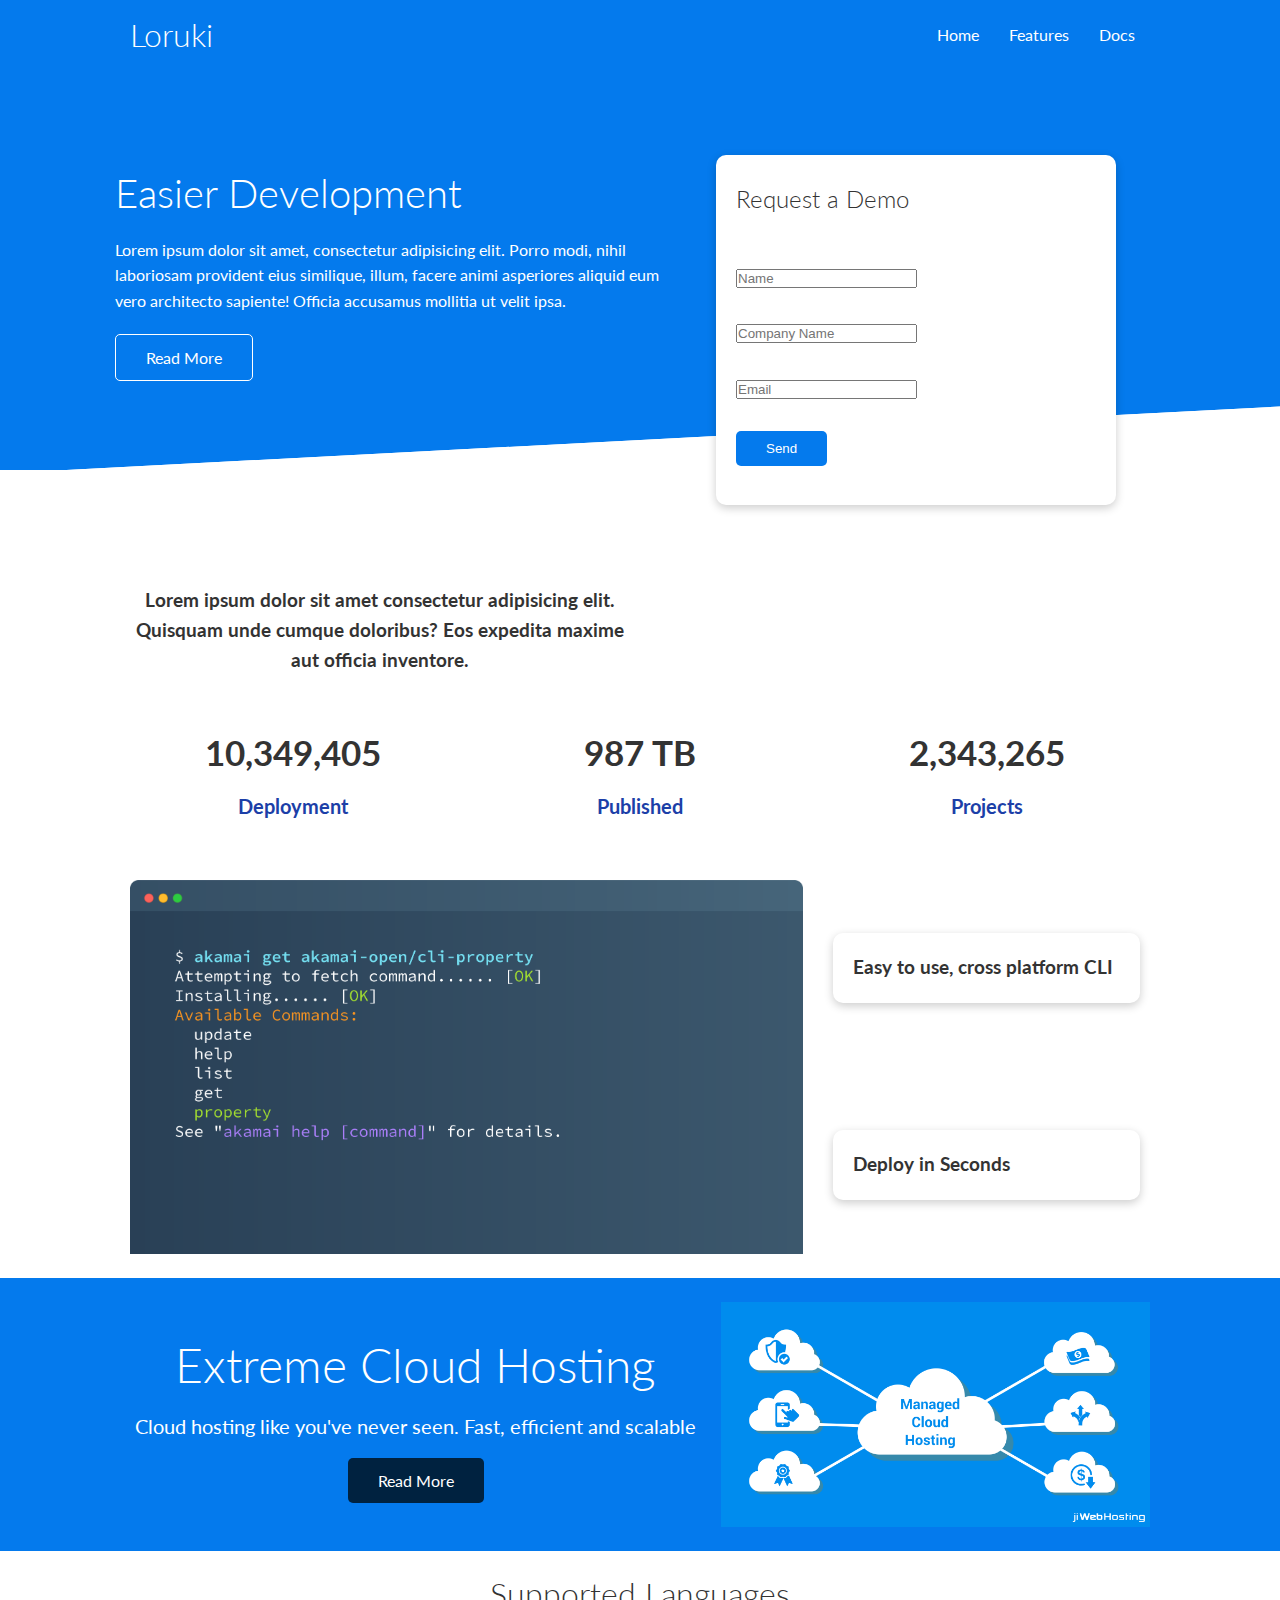
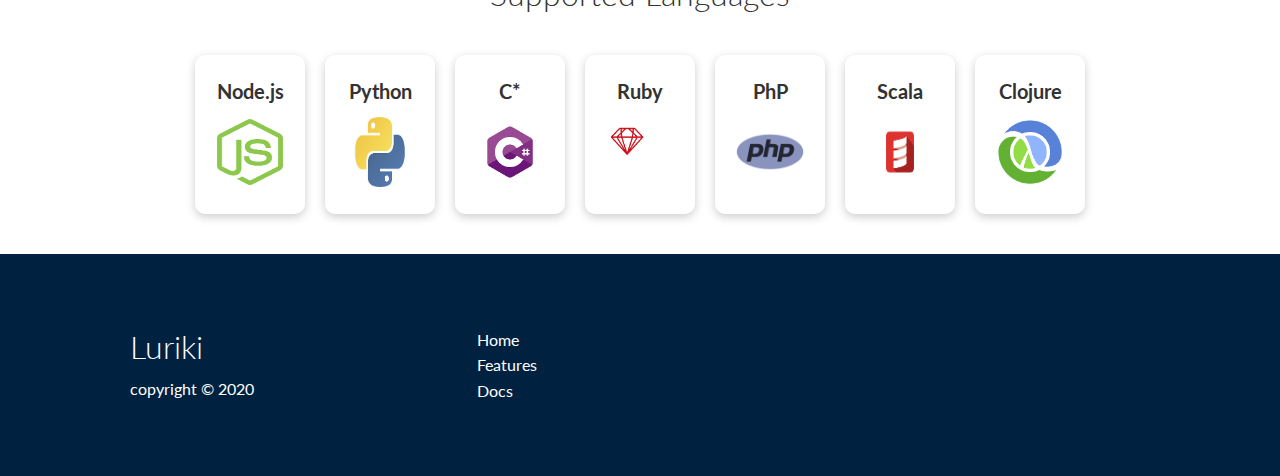
<file: index.html>
<!DOCTYPE html>
<html lang="en">
<head>
    <meta charset="UTF-8">
    <meta name="viewport" content="width=device-width, initial-scale=1.0">
    <link rel="stylesheet" href="https://cdnjs.cloudflare.com/ajax/libs/font-awesome/5.15.1/css/all.min.css" integrity="sha512-+4zCK9k+qNFUR5X+cKL9EIR+ZOhtIloNl9GIKS57V1MyNsYpYcUrUeQc9vNfzsWfV28IaLL3i96P9sdNyeRssA==" crossorigin="anonymous" />
    <link rel="stylesheet" href="css/stylesheet.css"/>
    <link rel="stylesheet" href="css/utility.css"/>
    <title>Loruki | style Hosting for Everyone</title>
</head>
<body>
    <!-- Navbar-->   
    <div class="navbar">
        <div class="container flex">
            <h1 class="logo">Loruki</h1>
            <nav>
                <ul>
                    <Li><a href="index.html">Home</a></Li>
                    <Li><a href="features.html">Features</a></Li>
                    <Li><a href="docs.html">Docs</a></Li>
                </ul>
            </nav>
        </div>
    </div>
    <!-- Showcaes -->
    <section class="showcase">
        <div class="container grid">
            <div class="showcase-text">
                <h1>Easier Development</h1>
                <p>Lorem ipsum dolor sit amet, consectetur adipisicing elit. Porro modi, nihil laboriosam provident eius similique, illum, facere animi asperiores aliquid eum vero architecto sapiente! Officia accusamus mollitia ut velit ipsa.</p>
                <a href="features.html" class="btn btn-outline">Read More</a>
            </div>

            <div class="showcase-form card">
                <h2>Request a Demo</h2>
                <form name="contact" method="POST"   netlify-honeypot="bot-field" data-netlify="true">
                    <input type="hidden" name="form-name" value="contact">
                    <p class="hidden">
                        <label>Don’t fill this out if you're human: <input name="bot-field" /></label>
                      </p>
                    <div class="form-control">
                        <input type="text" name="name" placeholder="Name" required>
                    </div>
                </form>
                <form action="">
                    <div class="form-control">
                        <input type="text" name="company" placeholder="Company Name" required>
                    </div>
                </form>
                <form action="">
                    <div class="form-control">
                        <input type="email" name="email" placeholder="Email" required>
                    </div>
                    <input type="submit" value="Send" class="btn btn-primary">
                </form>
            </div>
        </div>
    </section>

    <!--Stats-->
    <section class="stats">
        <div class="container">
          <h3 class="stats-heading text-center my-1">
            Lorem ipsum dolor sit amet consectetur adipisicing elit. Quisquam unde cumque doloribus? Eos expedita maxime aut officia inventore.
          </h3>
          <div class="grid grid-3 text-center my-4">
              <div>
                  <i class="fas fa-server fa-3x"></i>
                  <h3>10,349,405</h3>
                  <p class="text-secondary">Deployment</p>
              </div>
             
              <div> 
                  <i class="fas fa-upload fa-3x"></i>
                  <h3>987 TB</h3>
                  <p class="text-secondary">Published</p>
              </div>

              <div>
                  <i class="fas fa-project-diagram fa-3x"></i>
                  <h3>2,343,265</h3>
                  <p class="text-secondary">Projects</p>
              </div>
          </div>

        </div>
    </section>

    <!-- Cli-->
    <section class="cli">
        <div class="container grid">
            <img src="img/cli.png" alt="">
            <div class="card">
                <h3>Easy to use, cross platform CLI</h3>
            </div>
            <div class="card">
                <h3>Deploy in Seconds</h3>
            </div>
        </div>
    </section>

    <!--Cloud -->
    <section class="cloud bg-primary my-2 py-2">
        <div class="container grid">
            <div class="text-center">
                <h2 class="lg">Extreme Cloud Hosting</h2>
                <p class="lead my-1">Cloud hosting like you've never seen. Fast, efficient and scalable</p>
                <a href="features.html" class=" btn btn-dark">Read More</a>
            </div>
            <img src="img/cloud.png" alt="">
        </div>
    </section>

    <!--Languages -->
    <section class="languages">
        <h2 class="md text-center my-2">Supported Languages</h2>
        <div class="container flex">
            <div class="card">
                <h4>Node.js</h4>
                <img src="img/node.png" alt="">
            </div>

            <div class="card">
                <h4>Python</h4>
                <img src="img/python.jpg" alt="">
            </div>

            
            <div class="card">
                <h4>C*</h4>
                <img src="img/c.png" alt="">
            </div>
            
            <div class="card">
                <h4>Ruby</h4>
                <img src="img/ruby.png" alt="">
            </div>

            
            <div class="card">
                <h4>PhP</h4>
                <img src="img/php'png.png" alt="">
            </div>

            
            <div class="card">
                <h4>Scala</h4>
                <img src="img/Scala.png" alt="">
            </div>

            
            <div class="card">
                <h4>Clojure</h4>
                <img src="img/clojure.png" alt="">
            </div>
            
        </div>

    </section>

    <!-- Footer -->
    <footer class="footer bg-dark py-5">
        <div class="container grid grid-3">
            <div>
                <h1>Luriki</h1>
                <p>copyright &copy; 2020</p>
            </div>
            <nav>
                <ul>
                    <li><a href="index.html">Home</a></li>
                    <li><a href="features.html">Features</a></li>
                    <li><a href="docs.html">Docs</a></li>
                </ul>
            </nav>

            <div class="social">
                <a href="#"><i class="fab fa-github fa-2x"></i></a>
                <a href="#"><i class="fab fa-facebook fa-2x"></i></a>
                <a href="#"><i class="fab fa-instagram fa-2x"></i></a>
                <a href="#"><i class="fab fa-twitter fa-2x"></i></a>

            </div>
        </div>

       
    </footer>


</body>
</html>
</file>
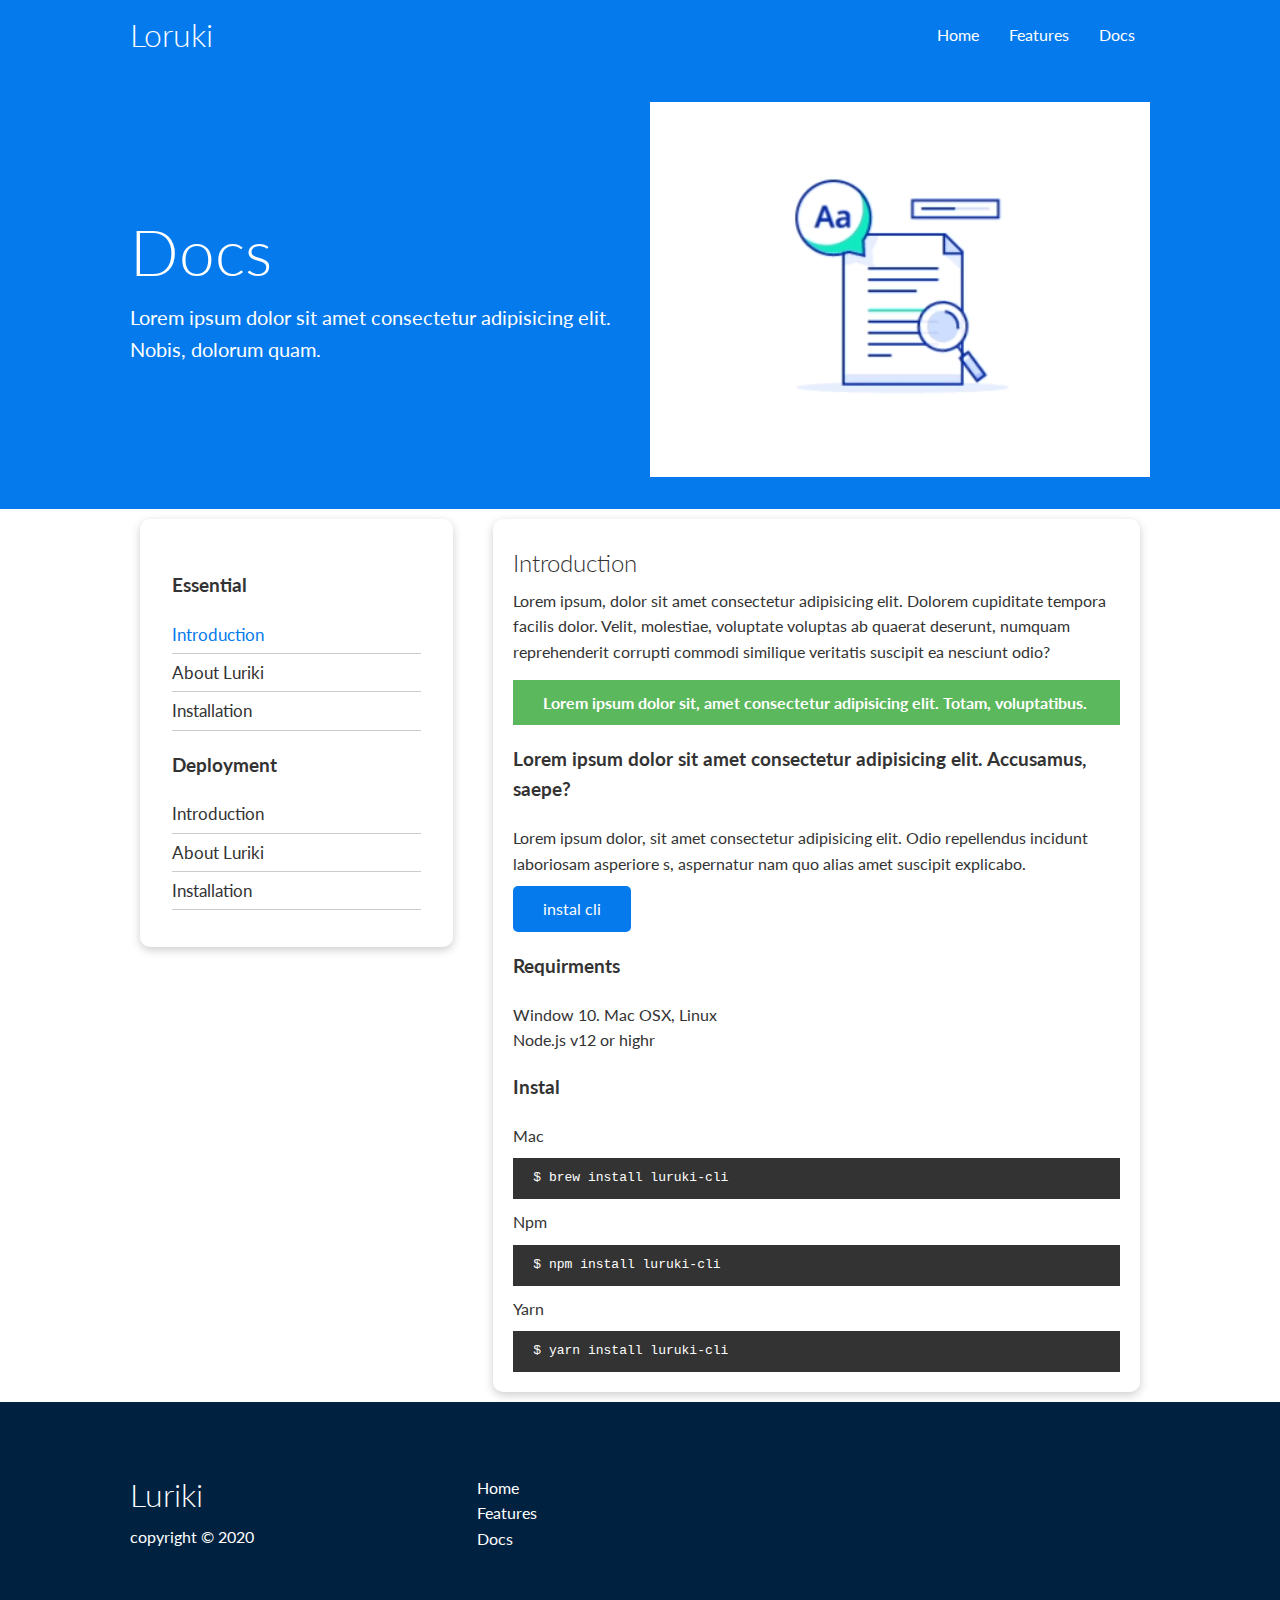
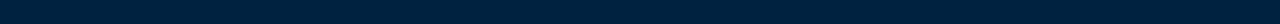
<file: docs.html>
<!DOCTYPE html>
<html lang="en">
<head>
    <meta charset="UTF-8">
    <meta name="viewport" content="width=device-width, initial-scale=1.0">
    <link rel="stylesheet" href="https://cdnjs.cloudflare.com/ajax/libs/font-awesome/5.15.1/css/all.min.css" integrity="sha512-+4zCK9k+qNFUR5X+cKL9EIR+ZOhtIloNl9GIKS57V1MyNsYpYcUrUeQc9vNfzsWfV28IaLL3i96P9sdNyeRssA==" crossorigin="anonymous" />
    <link rel="stylesheet" href="css/stylesheet.css"/>
    <link rel="stylesheet" href="css/utility.css"/>
    <title>Loruki | style Hosting for Everyone</title>
</head>
<body>
    <!-- Navbar-->   
    <div class="navbar">
        <div class="container flex">
            <h1 class="logo">Loruki</h1>
            <nav>
                <ul>
                    <Li><a href="index.html">Home</a></Li>
                    <Li><a href="features.html">Features</a></Li>
                    <Li><a href="docs.html">Docs</a></Li>
                </ul>
            </nav>
        </div>
    </div>


    
    <!-- Head -->
    <section class="docs-head bg-primary py-3">
        <div class="container grid">
            <div>
                <h1 class="xl">Docs</h1>
                <p class="lead">Lorem ipsum dolor sit amet consectetur adipisicing elit. Nobis, dolorum quam.</p>
            </div>
            <img src="img/doc.png" alt="">
        </div>
    </section>
 

<!-- Docs main -->
    <section class="docs-main my-">
        <div class="container grid">
            <div class="card by-light p-3">
                <h3 class="my-2">Essential</h3>
                <nav>
                    <ul>
                        <li><a class="text-primary" href="#">Introduction</a></li>
                        <li><a href="#">About Luriki</a></li>
                        <li><a href="#">Installation</a></li>
                    </ul>
                </nav>
            
                <h3 class="my-2">Deployment</h3>
                <nav>
                    <ul>
                        <li><a href="#">Introduction</a></li>
                        <li><a href="#">About Luriki</a></li>
                        <li><a href="#">Installation</a></li>
                    </ul>
                </nav>
             </div>
             <div class="card">
                 <h2>Introduction</h2>
                 <p>Lorem ipsum, dolor sit amet consectetur adipisicing elit. Dolorem cupiditate tempora facilis dolor. Velit, molestiae, voluptate voluptas ab quaerat deserunt, numquam reprehenderit corrupti commodi similique veritatis suscipit ea nesciunt odio?</p>
                 <div class="alert alert-success">
                    <i class="fas fa-info">
                    </i>Lorem ipsum dolor sit, amet consectetur adipisicing elit. Totam, voluptatibus.
                 </div>

                 <h3>Lorem ipsum dolor sit amet consectetur adipisicing elit. Accusamus, saepe?</h3>
                 <p>Lorem ipsum dolor, sit amet consectetur adipisicing elit. Odio repellendus incidunt laboriosam asperiore
                     s, aspernatur nam quo alias amet suscipit explicabo.</p>
                     <a href="#" class="btn btn-primary">instal cli</a>
                     <h3>Requirments</h3>
                     <ul>
                         <li>Window 10. Mac OSX, Linux</li>
                         <li>Node.js v12 or highr</li>
                     </ul>
                     <h3>Instal</h3>
                     <p>Mac </p>
                     <pre><code>$ brew install luruki-cli</code></pre>
                     <p>Npm</p>
                     <pre><code>$ npm install luruki-cli</code></pre> 
                      <p>Yarn</p>
                     <pre><code>$ yarn install luruki-cli</code></pre>
             </div>   
        </div>
    </section>

    <!-- Footer -->
    <footer class="footer bg-dark py-5">
        <div class="container grid grid-3">
            <div>
                <h1>Luriki</h1>
                <p>copyright &copy; 2020</p>
            </div>
            <nav>
                <ul>
                    <li><a href="index.html">Home</a></li>
                    <li><a href="features.html">Features</a></li>
                    <li><a href="docs.html">Docs</a></li>
                </ul>
            </nav>

            <div class="social">
                <a href="#"><i class="fab fa-github fa-2x"></i></a>
                <a href="#"><i class="fab fa-facebook fa-2x"></i></a>
                <a href="#"><i class="fab fa-instagram fa-2x"></i></a>
                <a href="#"><i class="fab fa-twitter fa-2x"></i></a>

            </div>
        </div>

       
    </footer>


</body>
</html>
</file>
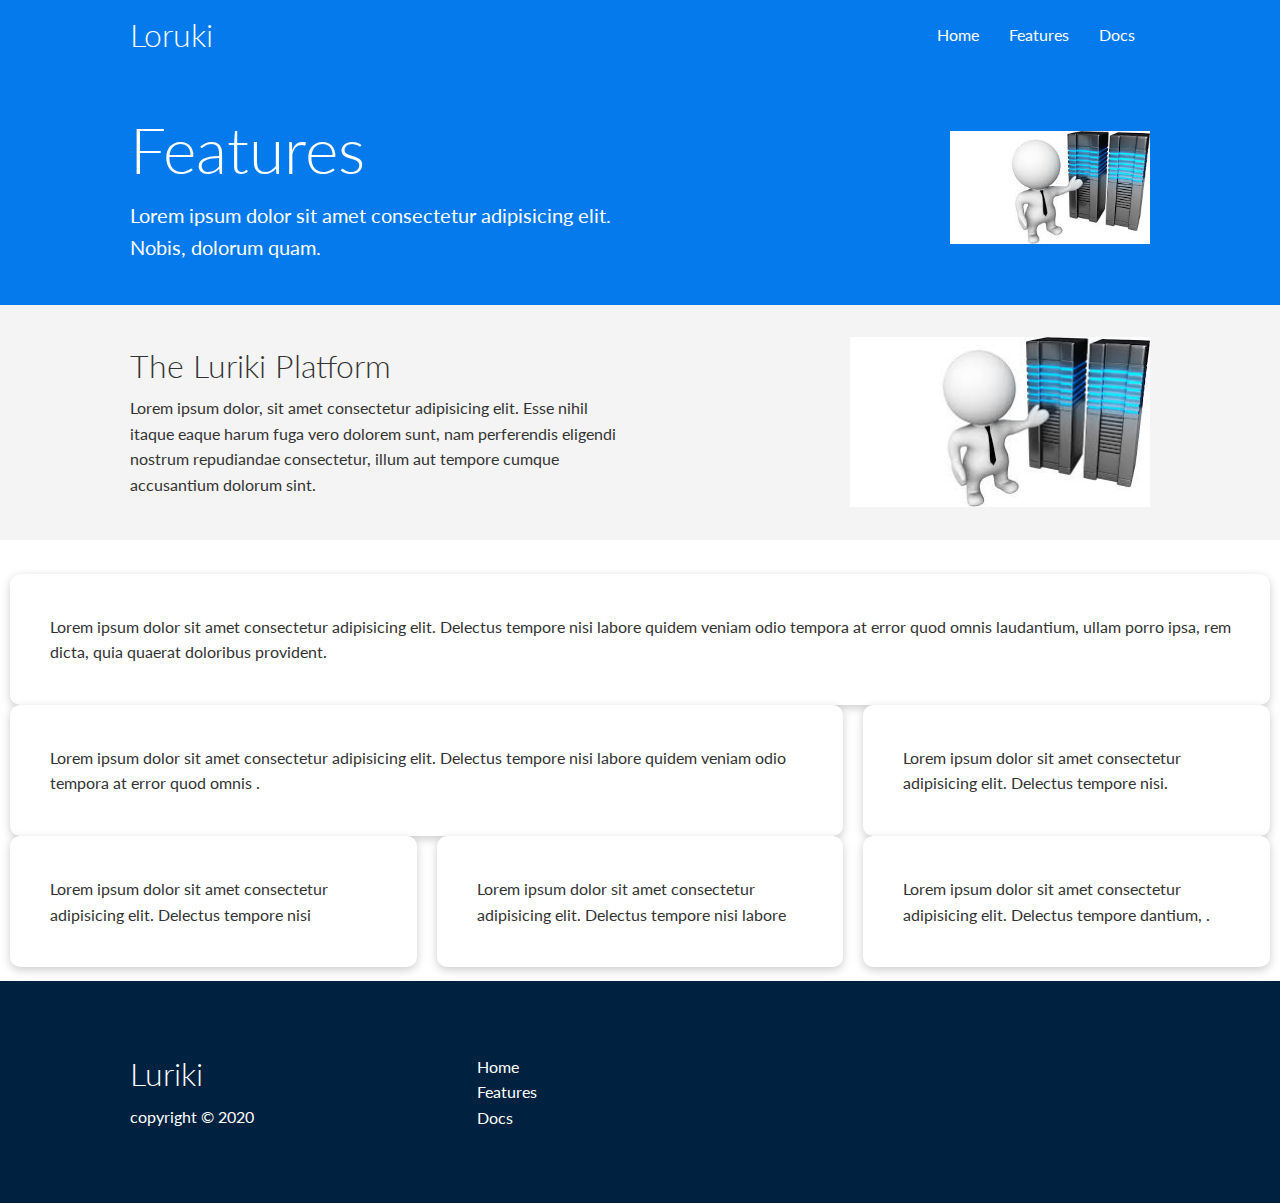
<file: features.html>
<!DOCTYPE html>
<html lang="en">
<head>
    <meta charset="UTF-8">
    <meta name="viewport" content="width=device-width, initial-scale=1.0">
    <link rel="stylesheet" href="https://cdnjs.cloudflare.com/ajax/libs/font-awesome/5.15.1/css/all.min.css" integrity="sha512-+4zCK9k+qNFUR5X+cKL9EIR+ZOhtIloNl9GIKS57V1MyNsYpYcUrUeQc9vNfzsWfV28IaLL3i96P9sdNyeRssA==" crossorigin="anonymous" />
    <link rel="stylesheet" href="css/stylesheet.css"/>
    <link rel="stylesheet" href="css/utility.css"/>
    <title>Loruki | style Hosting for Everyone</title>
</head>
<body>
    <!-- Navbar-->   
    <div class="navbar">
        <div class="container flex">
            <h1 class="logo">Loruki</h1>
            <nav>
                <ul>
                    <Li><a href="index.html">Home</a></Li>
                    <Li><a href="features.html">Features</a></Li>
                    <Li><a href="docs.html">Docs</a></Li>
                </ul>
            </nav>
        </div>
    </div>


    <!-- Head -->
    <section class="features-head bg-primary py-3">
        <div class="container grid">
            <div>
                <h1 class="xl">Features</h1>
                <p class="lead">Lorem ipsum dolor sit amet consectetur adipisicing elit. Nobis, dolorum quam.</p>
            </div>
            <img src="img/server.jpg" alt="">
        </div>
    </section>


    <!-- Sub-head -->
    <section class="features-sub-head bg-light py-3">
        <div class="container grid">
            <div>
                <h1 class="md">The Luriki  Platform</h1>
                <p>Lorem ipsum dolor, sit amet consectetur adipisicing elit. Esse nihil itaque eaque harum fuga vero dolorem sunt, nam perferendis eligendi nostrum repudiandae consectetur, illum aut tempore cumque accusantium dolorum sint.</p>
            </div>
            <img src="img/server.jpg" alt="">
        </div>
    </section>


    <section class="features-main my-2">
        <div class="conatainer grid-3">
            <div class="card flex">
                <i class="fas fa-server fa-3x"></i>
                    <p>Lorem ipsum dolor sit amet consectetur adipisicing elit. Delectus tempore nisi labore quidem veniam odio tempora at error quod omnis laudantium, ullam porro ipsa, rem dicta, quia quaerat doloribus provident.</p>
            </div>
            <div class="card flex">
                <i class="fas fa-laptop-code fa-3x"></i>
                    <p>Lorem ipsum dolor sit amet consectetur adipisicing elit. Delectus tempore nisi labore quidem veniam odio tempora at error quod omnis .</p>
            </div><div class="card flex">
                <i class="fas fa-database fa-3x"></i>
                    <p>Lorem ipsum dolor sit amet consectetur adipisicing elit. Delectus tempore nisi.</p>
            </div><div class="card flex">
                <i class="fas fa-power-off fa-3x"></i>
                    <p>Lorem ipsum dolor sit amet consectetur adipisicing elit. Delectus tempore nisi </p>
            </div><div class="card flex">
                <i class="fas fa-network-wired fa-3x"></i>
                    <p>Lorem ipsum dolor sit amet consectetur adipisicing elit. Delectus tempore nisi labore </p>
            </div>
            <div class="card flex">
                <i class="fas fa-server fa-3x"></i>
                    <p>Lorem ipsum dolor sit amet consectetur adipisicing elit. Delectus tempore dantium, .</p>
            </div>
        </div>
    </section>

    <!-- Footer -->
    <footer class="footer bg-dark py-5">
        <div class="container grid grid-3">
            <div>
                <h1>Luriki</h1>
                <p>copyright &copy; 2020</p>
            </div>
            <nav>
                <ul>
                    <li><a href="index.html">Home</a></li>
                    <li><a href="features.html">Features</a></li>
                    <li><a href="docs.html">Docs</a></li>
                </ul>
            </nav>

            <div class="social">
                <a href="#"><i class="fab fa-github fa-2x"></i></a>
                <a href="#"><i class="fab fa-facebook fa-2x"></i></a>
                <a href="#"><i class="fab fa-instagram fa-2x"></i></a>
                <a href="#"><i class="fab fa-twitter fa-2x"></i></a>

            </div>
        </div>

       
    </footer>


</body>
</html>
</file>
<file: css/stylesheet.css>
@import url('https://fonts.googleapis.com/css2?family=Lato:wght@300&display=swap');
:root {
    --primary-color:  #047aed;
    --secondary-color:  #1c3fa8;
    --dark-color:  #002240;
    --light-color:  #f4f4f4;
    --success-color: #5cb85c;
    --error-color: #d9534f;
}
* {
    box-sizing: border-box;
    padding: 0;
    margin: 0;
}

body {
    font-family: 'lato', sans-serif;
    color: #333;
    line-height: 1.6;
}

ul {
    list-style: none;
}

a {
    text-decoration: none;
    color: #333;
}

h1, h2 {
    font-weight: 300;
    line-height: 1.2;
    margin: 10px 0;
}

p {
    margin: 10px 0;
}

img {
    width: 100%;
}

code,
pre {
    background: #333;
    color: #fff;
    padding: 10px;
}

.hidden {
    visibility: hidden;
    height: 0;
}
/* Navbar */                              
.navbar {
    background-color: var(--primary-color);
    color: #fff;
    height: 70px;
}

.navbar ul {
    display: flex;
}

.navbar a {
    color: #fff;
    padding: 10px;
    margin: 0 5px;
}

.navbar a:hover {
    border-bottom: 2px #fff solid;
}

.navbar .flex {
    justify-content: space-between;
}

/*Showcase */
.showcase {
    height: 400px;
    background-color: var(--primary-color);
    color: #fff;
    position: relative;
}

.showcase h1 {
    font-size: 40px;
}

.showcase p {
    margin: 20px 0;
}
.showcase .grid {
    overflow: visible;
    grid-template-columns: 55% 45%;
    gap: 30px;
}

.showcase-text {
    animation: slideInFromLeft 2s ease-in;
}

.showcase-form {
    position: relative;
    top: 60px;
    height: 350px;
    width: 400px;
    padding: 40px;
    z-index: 100;
    animation: slideInFromRight 1.5s ease-in;
}


.showcase-form .form-control {
    margin: 30px 0;
}

.showcase-form input [type='text'],
.showcase-form input [type='email'] {
    border: 0;
    border-bottom: 1px solid #b4becb;
    width: 100%;
    padding: 3px;
    font-size: 16px;
}

.showcase-form input:focus {
    outline: none;
}

.showcase::before,
.showcase::after{
    content: '';
    position: absolute;
    height: 100px;
    bottom: -70px;
    right: 0;
    left: 0;
    background: #fff;
    transform: skewY(-3deg);
    -webkit-transform: skewY(-3deg);
    -moz-transform: skewY(-3deg);
    -ms-transform: skewY(-3deg);
}

/* Stats */
.stats {
    padding-top: 100px;
    animation: slideInFromBottom 1s ease-in;
}

.stats-heading {
    max-width: 500px;
    margin: auto;
}

.stats .grid h3 {
    font-size: 35px;
}

.stats .grid p {
    font-size: 20px;
    font-weight: bold;
}

/* cli */
.cli .grid {
    grid-template-columns: repeat(3, 1fr);
    grid-template-rows: repeat(2, 1fr);
}

.cli .grid > *:first-child {
    grid-column: 1 / span 2;
    grid-row: 1 / span 2;
}

/* Cloud */
.cloud .grid {
    grid-template-columns: 4fr 3fr;
}

/* Languages*/
.languages .flex {
    flex-wrap: wrap;
}

.languages .card {
    text-align: center;
    margin: 18px 10px 40px;
    transition: transform 0.2s ease-in;
}

.languages .card h4 {
    font-size: 20px;
    margin-bottom: 10px;
}

.languages .card:hover {
    transform:translateY(-15px)
}

.card img {
    width: 70px;
    height: 70px;
}

/* Features */
.features-head img,
.features-sub-head img,
.doc-head img {
    width: 200px;
    justify-self: flex-end;
}

.features-sub-head img{
    width: 300px;
    justify-self: flex-end;
}

.features-main .card > i {
    margin-right: 20px;
}

.features-main .grid {
    padding: 30px;
}


.features-main .grid-3 > *:first-child {
    grid-column: 1 / span 3;
}

.features-main .grid-3 > *:nth-child(2) {
    grid-column: 1 / span 2;
}

/* Doc */
.docs-main h3 {
    margin: 20px 0;
}

.docs-main .grid {
    grid-template-columns: 1fr 2fr;
    align-items: flex-start;
}

.docs-main nav li {
    font-size: 17px;
    padding-bottom: 5px;
    margin-bottom: 5px;
    border-bottom: 1px #ccc solid;
}
.docs-main:hover {
    font-weight: bold;
}

/* footer*/
.footer .social a {
    margin: 0 10px;
}

/* Animation*/
@keyframes slideInFromLeft {
    0% {
        transform: translateX(100%);
    }
    100% {
        transform: translateX(0);
    }
}

@keyframes slideInFromRight {
    0% {
        transform: translateX(-100%);
    }
    100% {
        transform: translateX(0);
    }
}

@keyframes slideInFromTop {
    0% {
        transform: translateY(-100%);
    }
    100% {
        transform: translateX(0);
    }
}

@keyframes slideInFromBpttom {
    0% {
        transform: translateY(100%);
    }
    100% {
        transform: translateX(0);
    }
}



/* Tablet and under */
@media(max-width: 768px){
    .grid,
    .showcase .grid,
    .stats .grid,
    .cli .grid,
    .cloud .grid,
    .features-main .grid-3,
    .docs-main .grid {
        grid-template-columns: 1fr;
        grid-template-rows: 1fr;
    }

    .showcase {
        height: auto;
    }

    .showcase-text {
        text-align: center;
        margin-top: 40px;
        animation: slideInFromTop 1s ease-in;
    }

    .showcase-form {
        justify-self: center;
        margin: auto;
        animation: slideInFromBottom 1s ease-in;
    }

    
    .cli .grid > *:first-child {
    grid-column: 1;
    grid-row: 1;
    }

    .features-head .grid,
    .features-sub-head .grid,
    .docs-head .grid {
        text-align: center;
    }

    .features-head .grid img,
    .features-sub-head .grid img,
    .docs-head .grid img {
        justify-self:  center;
    }

    .features-main .grid-3 >*:first-child,
    .features-main .grid-3 >*:nth-child(2){
        grid-column: 1;
    }


}

/* Mobile */
@media(max-width: 500px){
    .navbar {
        height: 100px;
    }

    .navbar .flex {
        flex-direction: column;
    }

    .navbar ul {
        padding: 10px;
        background-color: rgba(o, 0, 0, 0.1);
    }
}
</file>
<file: css/utility.css>
.container {
    max-width: 1100px;
    margin: 0 auto;
    overflow: auto;
    padding: 0 40px;
}

.card {
    background-color: #fff;
    color: #333;
    border-radius: 10px;
    box-shadow: 0 3px 10px rgba(0, 0, 0, 0.2);
    padding: 20px;
    margin: 10px;
}

.btn {
    display: inline-block;
    padding: 10px 30px;
    cursor: pointer;
    background: var(--primary-color);
    color: #fff;
    border: none;
    border-radius: 5px;

}

.btn-outline {
    background-color: transparent;
    border: 1px #fff solid;
}

.btn :hover {
    transform: scale(0.98)
}

/* Backgrounds and colour btn */
.bg-primary,
.btn-primary {
    background-color: var(--primary-color);
    color: #fff;
}

.bg-secondary,
.btn-secondary {
    background-color: var(--secondary-color);
    color: #fff;
}

.bg-dark,
.btn-dark {
    background-color: var(--dark-color);
    color: #fff;
}


.bg-light,
.btn-light {
    background-color: var(--light-color);
    color: #333;
}

.bg-primary a,
.btn-primary a,
.bg-secondary a,
.btn-secondary a,
.bg-dark a,
.btn-dark a {
    color: #fff;
}

/* Text colors */
.text-primary {
   color: var(--primary-color);
  
}

.text-secondary {
    color: var(--secondary-color);
  
}

.text-dark {
 color: var(--dark-color);
 
}


.text-light {
  color: var(--light-color);
   
}



/* Text sizes */
.lead {
    font-size: 20px;
}

.sm {
    font-size: 1rem;
}

.md {
    font-size: 2rem;
}

.lg {
    font-size: 3rem;
}

.xl {
    font-size: 4rem;
}


.text-center {
    text-align: center;
}

/* Alert*/
.alert {
    background-color: var(--light-color);
    padding: 10px 20px;
    font-weight: bold;
    margin: 15px 0;
}

.alert i {
    margin-right: 10px;
}

.alert-success {
    background-color: var(--success-color);
    color: #fff;
}


.alert-error {
    background-color: var(--error-color);
    color: #fff;
}

.flex {
    display: flex;
    justify-content: center;
    align-items: center;
    height: 100%;
}

.grid {
    display: grid;
    grid-template-columns: repeat(2, 1fr);
    gap: 20px;
    justify-content: center;
    align-items: center;
    height: 100%;
}

.grid-3 {
    display: grid;
    grid-template-columns: repeat(3, 1fr);
}

/* Margin*/
.my-1 {
    margin: 1rem 0;
}

.my-2 {
    margin: 1.5rem 0;
}

.my-3 {
    margin: 2rem 0;
}

.my-4 {
    margin: 3rem 0;
}

.my-5 {
    margin: 4rem 0;
}


.m-1 {
    margin: 1rem;
}

.m-2 {
    margin: 1.5rem;
}

.m-3 {
    margin: 2rem;
}

.m-4 {
    margin: 3rem;
}

.m-5 {
    margin: 4rem;
}


/* Paddings*/
.py-1 {
    padding: 1rem 0;
}

.py-2 {
    padding: 1.5rem 0;
}

.py-3 {
    padding: 2rem 0;
}

.py-4 {
    padding: 3rem 0;
}

.py-5 {
    padding: 4rem 0;
}


.p-1 {
    padding: 1rem;
}

.p-2 {
    padding: 1.5rem;
}

.p-3 {
    padding: 2rem;
}

.p-4 {
    padding: 3rem;
}

.p-5 {
    padding: 4rem;
}
</file>
